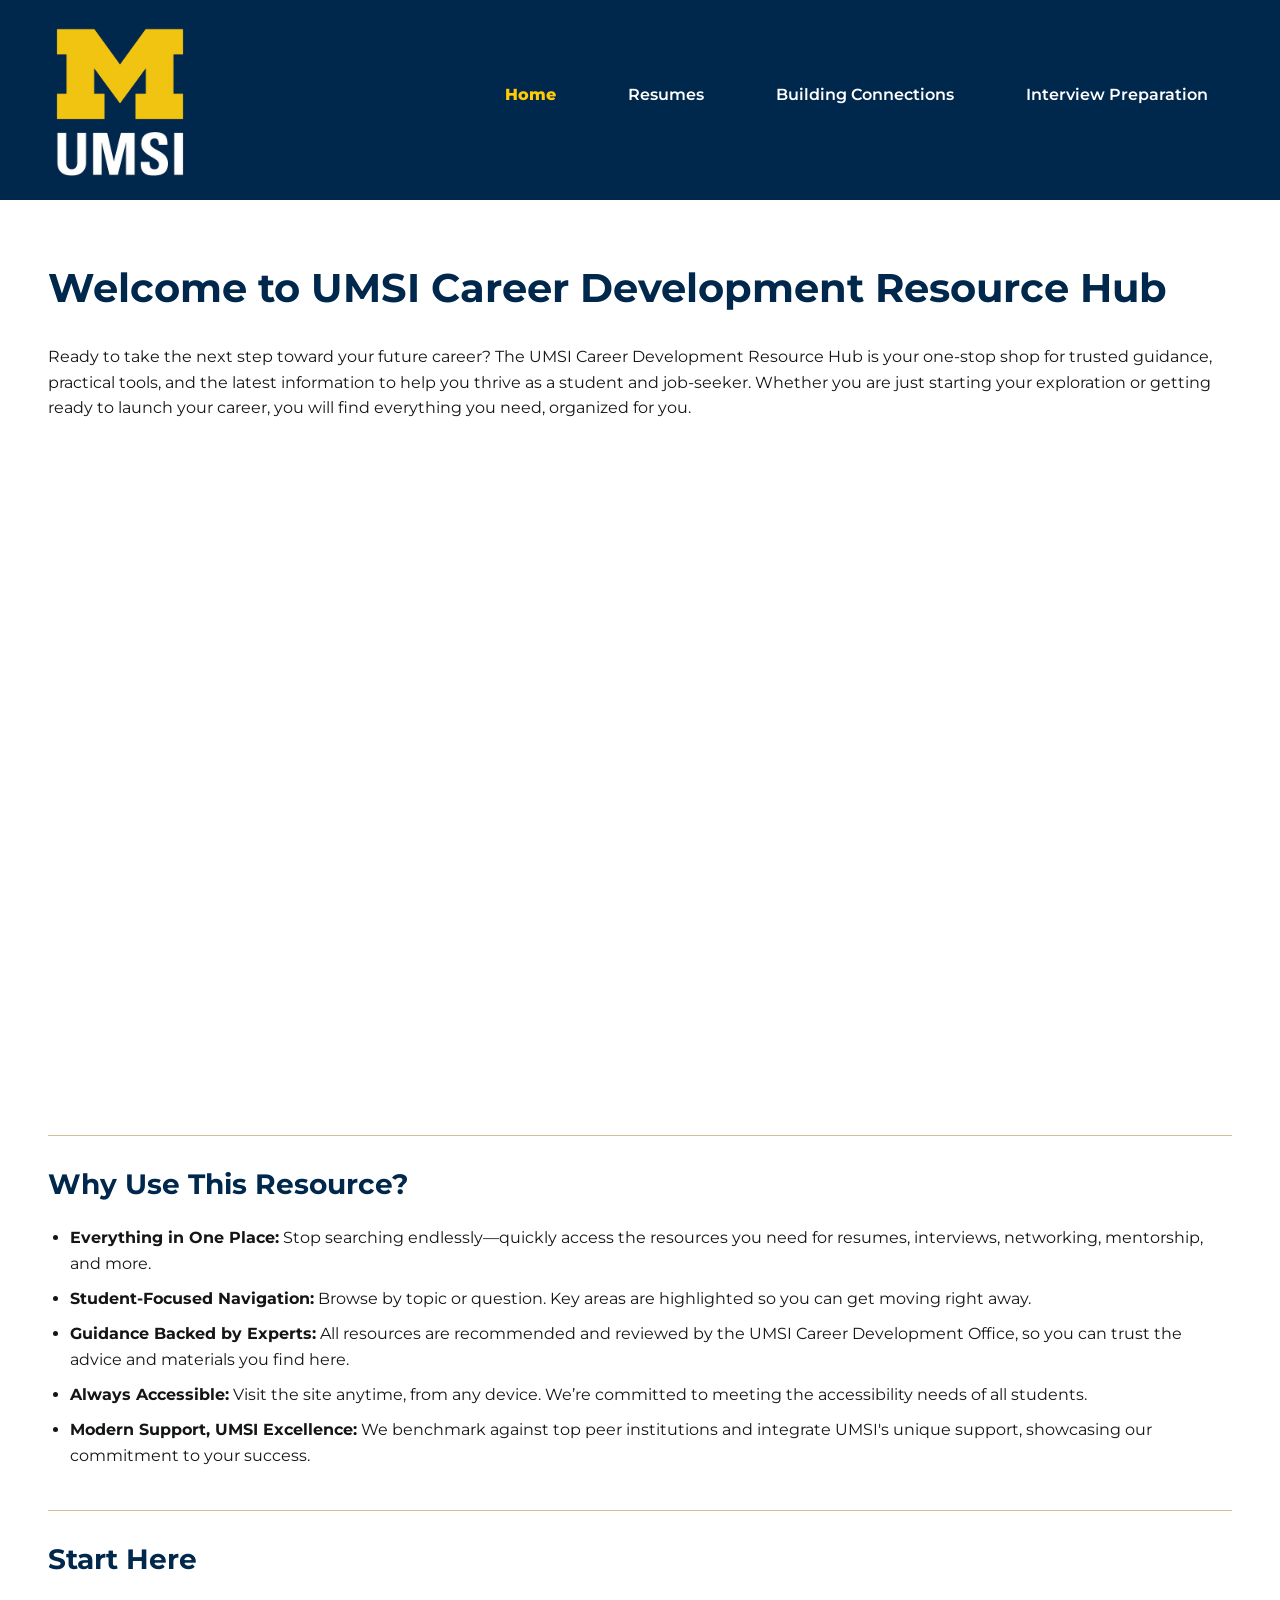
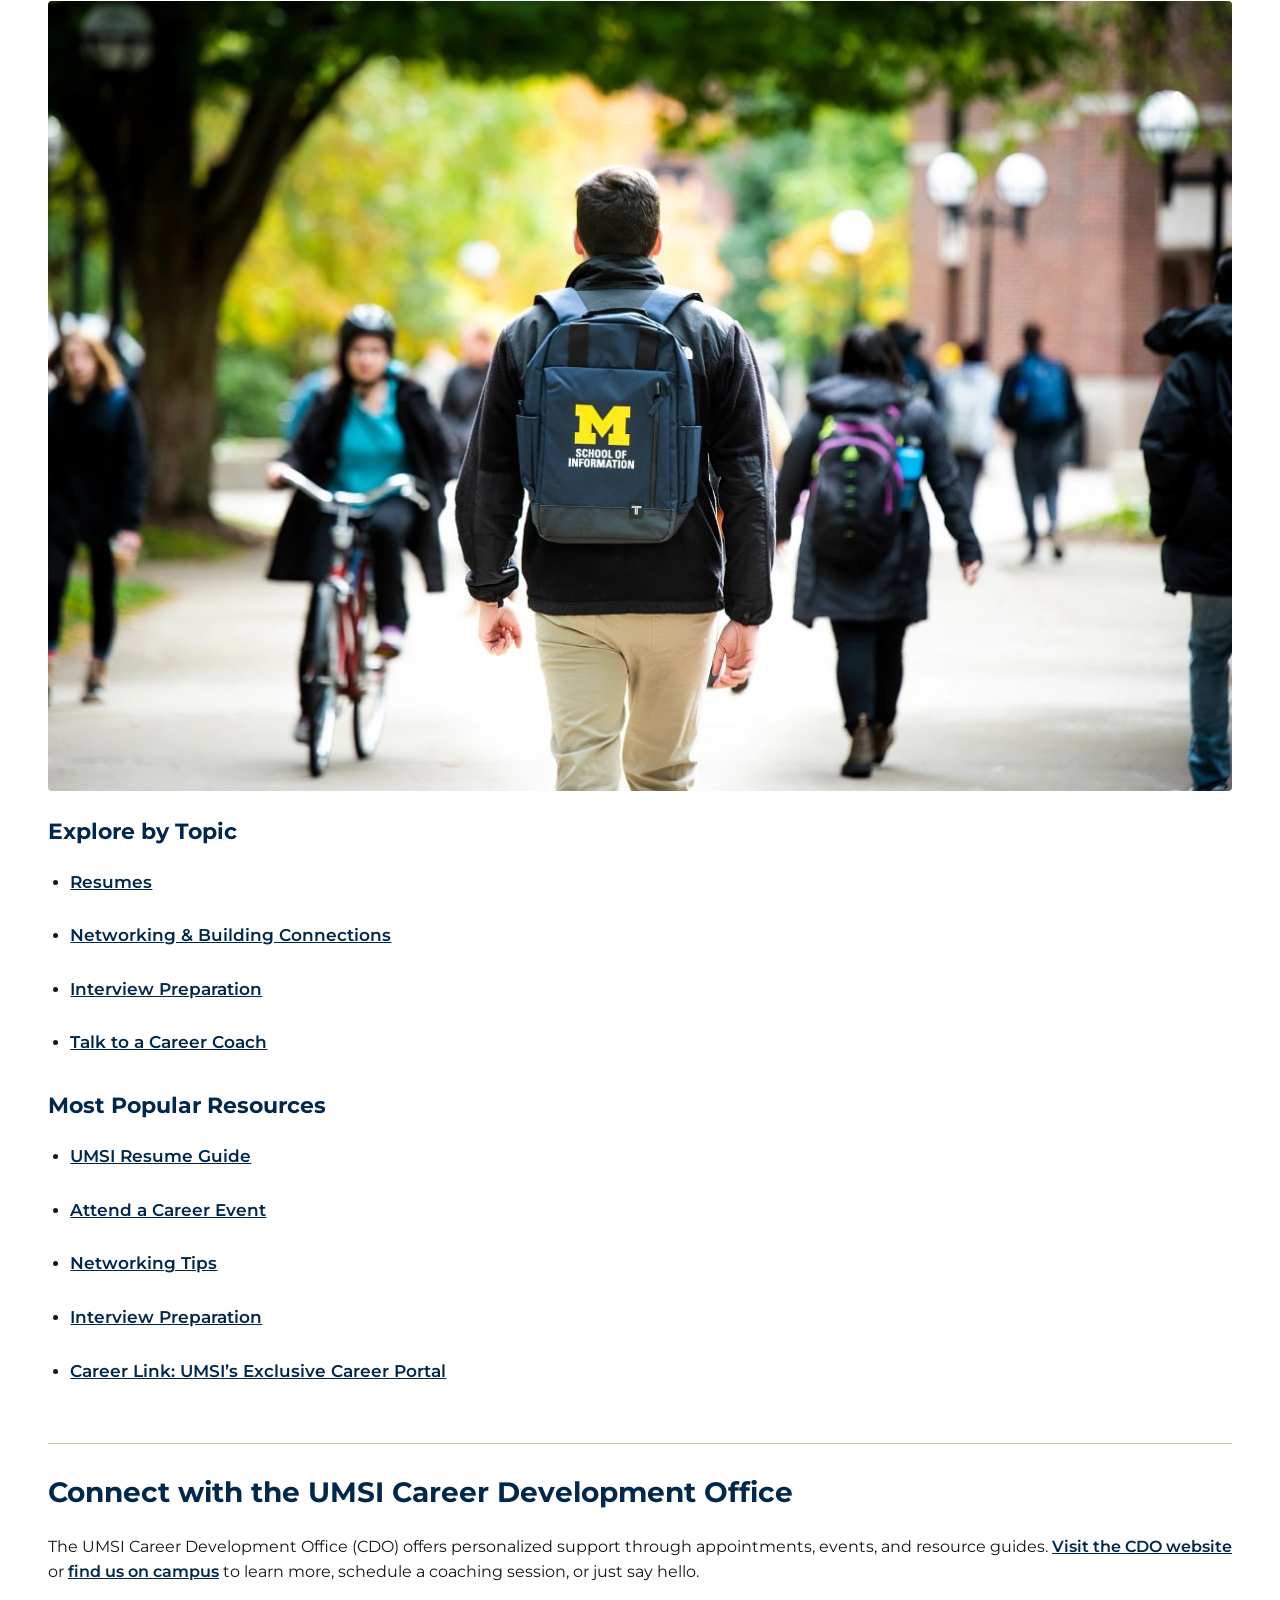
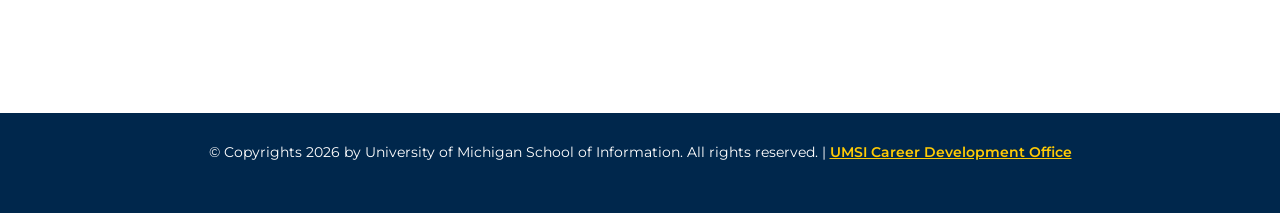
<file: index.html>
<!DOCTYPE html>
<html lang="en">

<head>
  <meta charset="UTF-8">
  <meta name="viewport" content="width=device-width, initial-scale=1.0">
  <link rel="stylesheet" href="css/html5reset.css">
  <link rel="stylesheet" href="css/style.css">
  <title>MSI Career Development Resource Hub</title>
</head>

<body>

  <header>
    <a href="">Skip to Main Content</a>
    <img src="images/UMSI_signature_vertical_informal_solidblue.jpg" alt="UMSI Logo">
    <nav>
      <ul>
        <li><a href="index.html" aria-current="page">Home</a></li>
        <li><a href="resume.html">Resumes</a></li>
        <li><a href="network.html">Building Connections</a></li>
        <li><a href="interviews.html">Interview Preparation</a></li>
      </ul>
    </nav>
  </header>

  <main>
    <h1>Welcome to UMSI Career Development Resource Hub</h1>
    <section>
      <p>
        Ready to take the next step toward your future career? The UMSI Career Development Resource Hub is your one-stop
        shop for trusted guidance, practical tools, and the latest information to help you thrive as a student and
        job-seeker. Whether you are just starting your exploration or getting ready to launch your career, you will find
        everything you need, organized for you.
      </p>
      <iframe width="560" height="315" src="https://www.youtube.com/embed/GSjGeDYJ5Nk?si=qhxJPRTIT___x8hG"
        title="YouTube video player" frameborder="0"
        allow="accelerometer; autoplay; clipboard-write; encrypted-media; gyroscope; picture-in-picture; web-share"
        referrerpolicy="strict-origin-when-cross-origin" allowfullscreen></iframe>
    </section>

    <section>
      <h2>Why Use This Resource?</h2>
      <ul>
        <li><strong>Everything in One Place:</strong> Stop searching endlessly—quickly access the resources you need for
          resumes, interviews, networking, mentorship, and more.</li>
        <li><strong>Student-Focused Navigation:</strong> Browse by topic or question. Key areas are highlighted so you
          can get moving right away.</li>
        <li><strong>Guidance Backed by Experts:</strong> All resources are recommended and reviewed by the UMSI Career
          Development Office, so you can trust the advice and materials you find here.</li>
        <li><strong>Always Accessible:</strong> Visit the site anytime, from any device. We’re committed to meeting the
          accessibility needs of all students.</li>
        <li><strong>Modern Support, UMSI Excellence:</strong> We benchmark against top peer institutions and integrate
          UMSI's unique support, showcasing our commitment to your success.</li>
      </ul>
    </section>
    <section>
      <h2>Start Here</h2>
      <img src="images/UMSI_CampusFall_UMSIBackpack_02.jpg" alt="A student wears a UMSI backpack in fall on the drag.">
      <div>
        <h3>Explore by Topic</h3>
        <ul>
          <li><a href="resume.html">Resumes</a></li>
          <li><a href="network.html">Networking & Building Connections</a></li>
          <li><a href="interviews.html">Interview Preparation</a></li>
          <li><a href="https://umich.instructure.com/courses/137916/pages/talk-to-a-career-coach" target="_blank">Talk
              to a Career Coach</a></li>
        </ul>
      </div>

      <div>
        <h3>Most Popular Resources</h3>
        <ul>
          <li><a href="https://docs.google.com/document/d/1_1GfDJyVGIgE82MZjVhuWT_aB_2Hcj1NN62FUCXoR_o/edit?tab=t.0"
              target="_blank">UMSI Resume Guide</a></li>
          <li><a href="https://umich.instructure.com/courses/137916/pages/attend-an-event" target="_blank">Attend a
              Career Event</a></li>
          <li><a href="https://docs.google.com/document/d/18HMt79BU8ovGf9z7_P7No5tuwUS6qHNW5u0sgrepLtE/edit?tab=t.0"
              target="_blank">Networking Tips</a></li>
          <li><a
              href="https://docs.google.com/presentation/d/15n-XqsFEntdbkZz89K-ohf7Or1NnCt5CQNDG-6fh2a0/edit?usp=sharing"
              target="_blank">Interview Preparation</a></li>
          <li><a href="https://si-umich.12twenty.com/Login" target="_blank">Career Link: UMSI’s Exclusive Career
              Portal</a></li>
        </ul>
      </div>
    </section>
    <section>
      <h2>Connect with the UMSI Career Development Office</h2>
      <p>
        The UMSI Career Development Office (CDO) offers personalized support through appointments, events, and resource
        guides. <a href="https://umich.instructure.com/courses/137916" target="_blank">Visit the CDO website</a> or <a
          href="https://www.si.umich.edu/about-umsi/getting-umsi" target="_blank">find us on campus</a> to learn more,
        schedule a coaching session, or just say hello.
      </p>
    </section>

    <!-- Content taken & modified from UMGPT with the prompt, "Write me a webpage of intro content to help meet the following requirements - this is for the home page": and then pasted in the client objectives & project requirements"
        UMGPT. (2025). UMGPT ( GPT-4.1 August 25th version) [Large language model]. -->
  </main>
  <footer>
    <p> © Copyrights <span id="year"></span> by University of Michigan School of Information. All rights reserved. | <a
        href="https://umich.instructure.com/courses/137916">UMSI Career
        Development Office </a></p>
  </footer>
</body>

</html>

<script>
  document.getElementById("year").innerHTML = new Date().getFullYear();
</script>
</file>
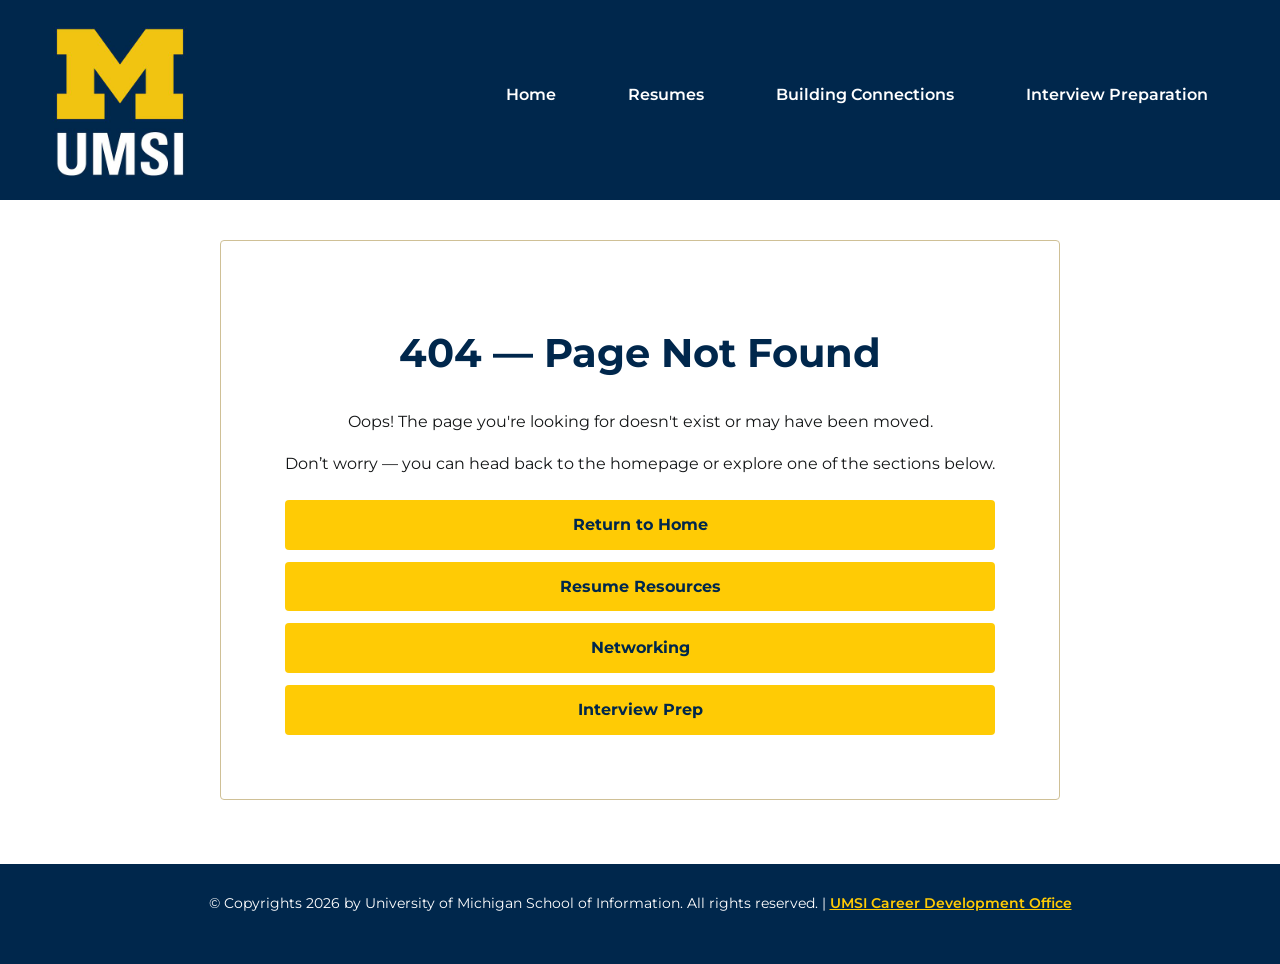
<file: 404page.html>
<!DOCTYPE html>
<html lang="en">

<head>
    <meta charset="UTF-8">
    <meta name="viewport" content="width=device-width, initial-scale=1.0">
    <link rel="stylesheet" href="css/html5reset.css">
    <link rel="stylesheet" href="css/style.css">
    <title>Page Not Found</title>
</head>

<body class="error-404">

    <header>
        <a href="#main">Skip to Main Content</a>
        <img src="images/UMSI_signature_vertical_informal_solidblue.jpg" alt="UMSI Logo">
        <nav>
            <ul>
                <li><a href="index.html">Home</a></li>
                <li><a href="resume.html">Resumes</a></li>
                <li><a href="network.html">Building Connections</a></li>
                <li><a href="interviews.html">Interview Preparation</a></li>
            </ul>
        </nav>
    </header>

    <main id="main" class="error-page">

        <div class="error-card">
            <h1>404 — Page Not Found</h1>

            <p>
                Oops! The page you're looking for doesn't exist or may have been moved.
            </p>

            <p>
                Don’t worry — you can head back to the homepage or explore one of the sections below.
            </p>

            <div class="error-actions">
                <a href="index.html">Return to Home</a>
                <a href="resume.html">Resume Resources</a>
                <a href="network.html">Networking</a>
                <a href="interviews.html">Interview Prep</a>
            </div>
        </div>

    </main>

    <footer>
        <p> © Copyrights <span id="year"></span> by University of Michigan School of Information. All rights reserved. |
            <a href="https://umich.instructure.com/courses/137916">UMSI Career
                Development Office </a>
        </p>
    </footer>

</body>

</html>


<script>
    document.getElementById("year").innerHTML = new Date().getFullYear();
</script>
</file>
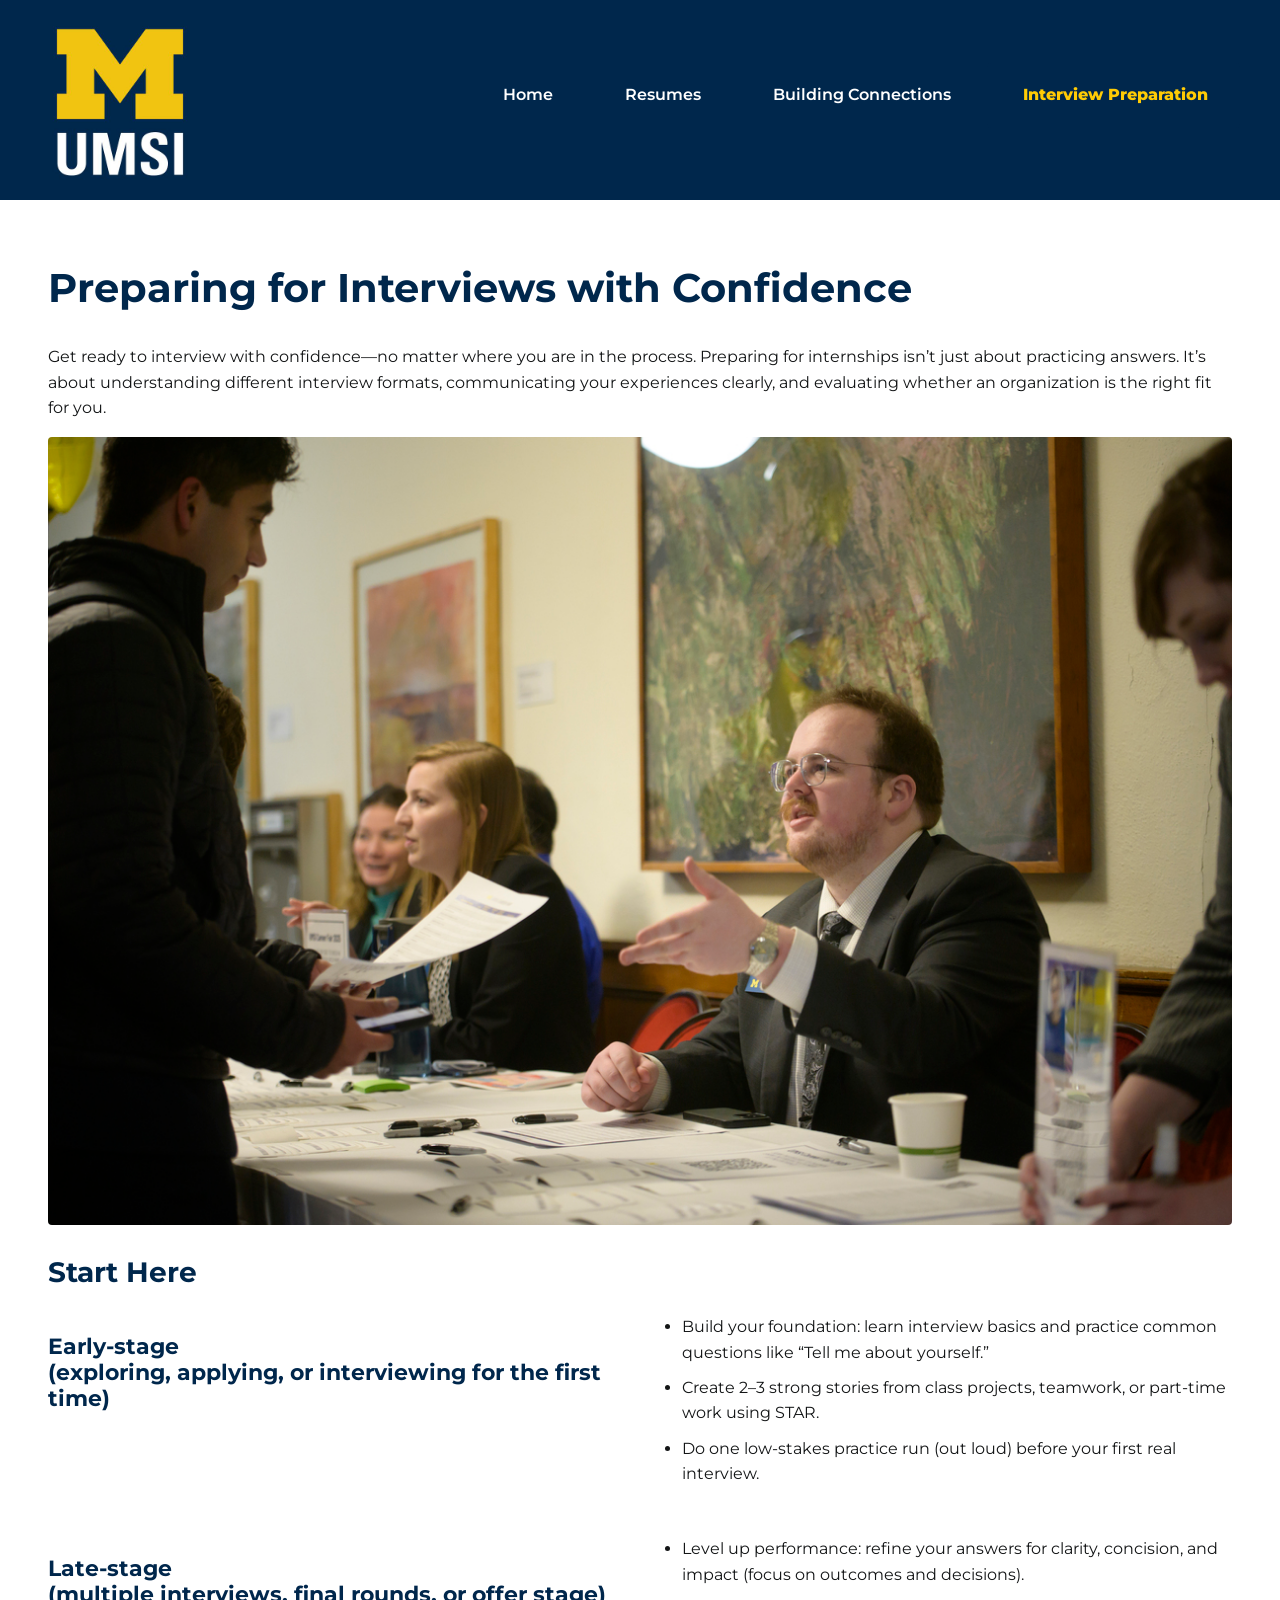
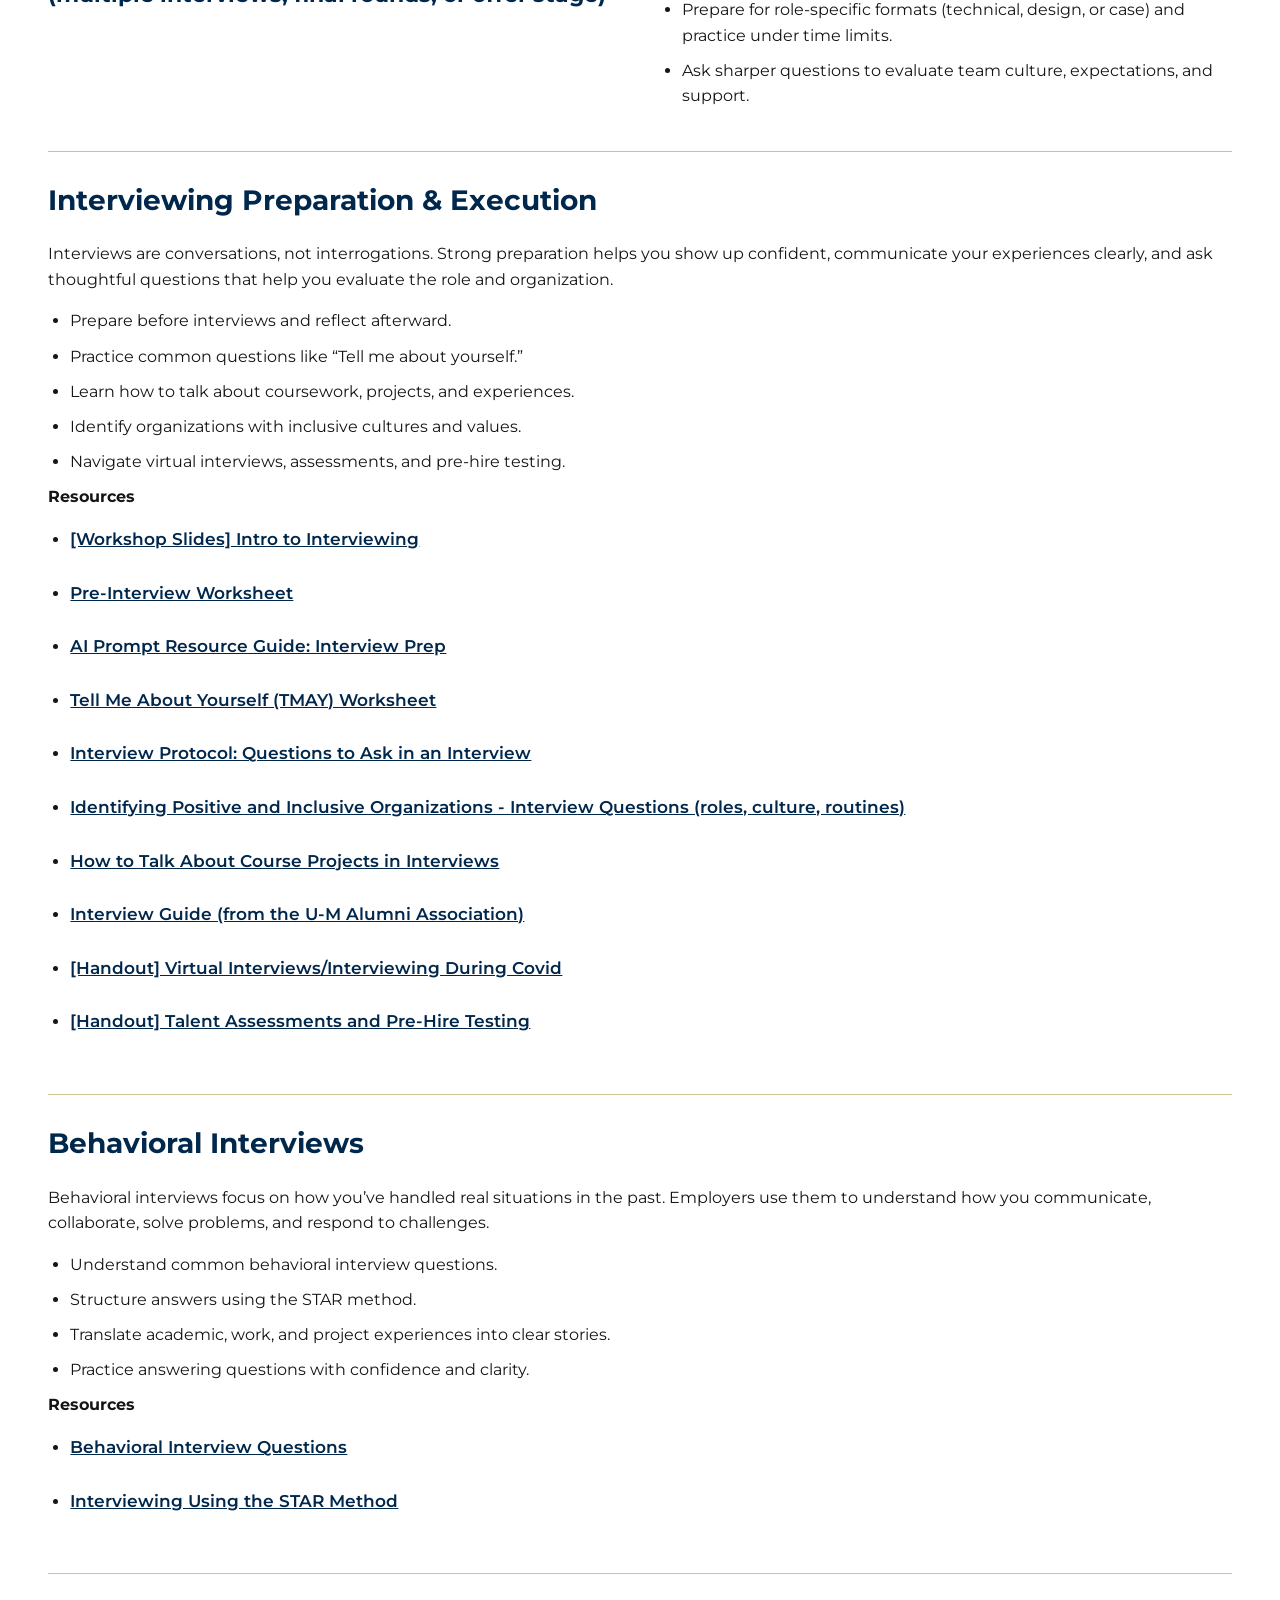
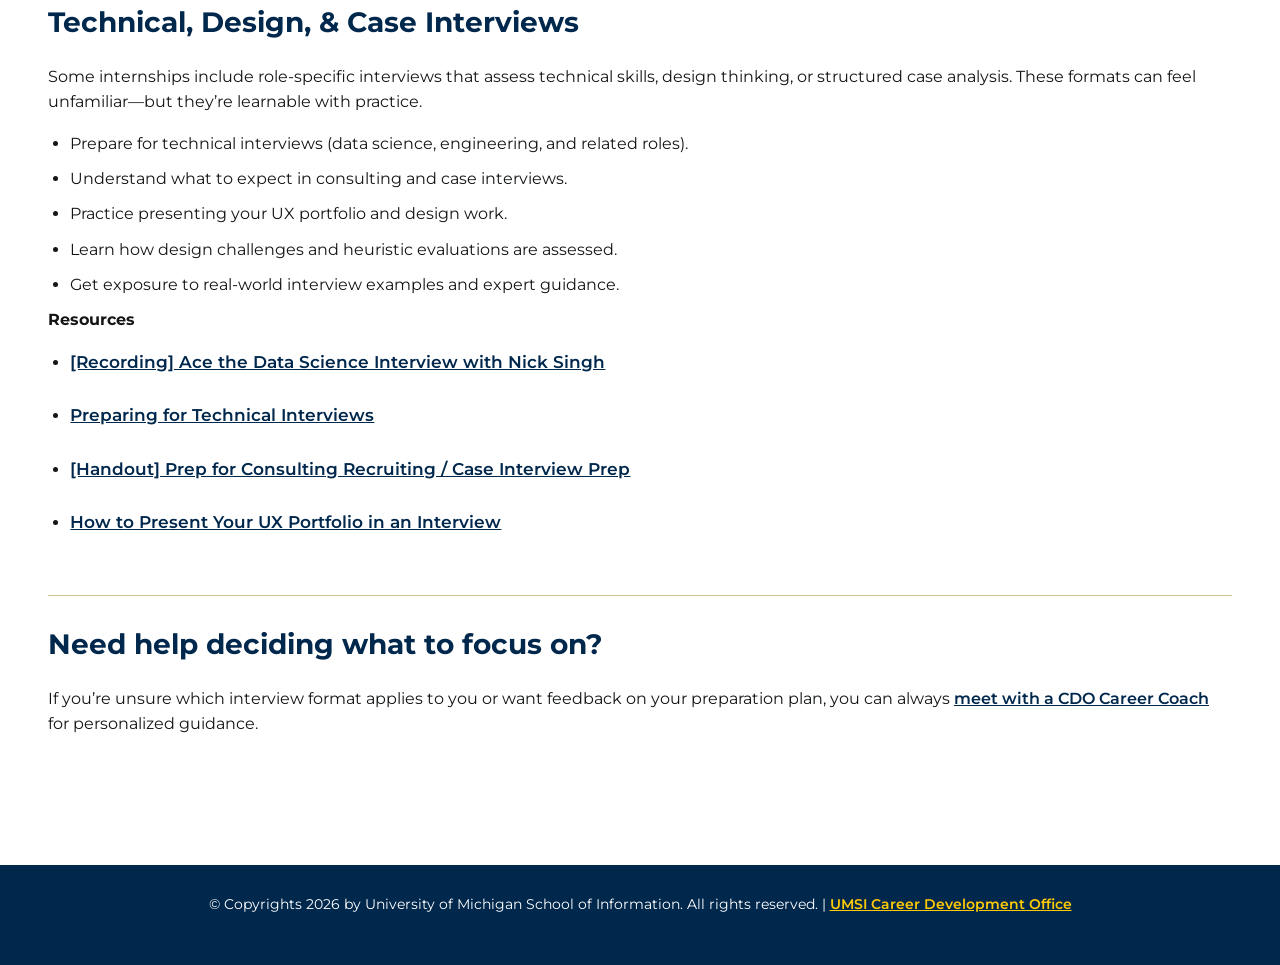
<file: interviews.html>
<!DOCTYPE html>
<html lang="en">

<head>
    <meta charset="UTF-8">
    <meta name="viewport" content="width=device-width, initial-scale=1.0">
    <link rel="stylesheet" href="css/html5reset.css">
    <link rel="stylesheet" href="css/style.css">
    <title>Interview Preparation</title>
</head>

<body>
    <header>
        <a href="">Skip to Main Content</a>
        <img src="images/UMSI_signature_vertical_informal_solidblue.jpg" alt="UMSI Logo">
        <nav>
            <ul>
                <li><a href="index.html">Home</a></li>
                <li><a href="resume.html">Resumes</a></li>
                <li><a href="network.html">Building Connections</a></li>
                <li><a href="interviews.html" aria-current="page">Interview Preparation</a></li>
            </ul>
        </nav>
    </header>

    <main>
        <h1>Preparing for Interviews with Confidence</h1>
        <section>
            <p>
                Get ready to interview with confidence—no matter where you are in the process.
                Preparing for internships isn’t just about practicing answers. It’s about understanding
                different interview formats, communicating your experiences clearly, and evaluating
                whether an organization is the right fit for you.
            </p>
            <img src="images/UMSI_CareerFair_Interview.jpg"
                alt="A UMSI student interviews with a recruiter at the UMSI Career Fair">


            <h2>Start Here</h2>
            <div class="two-col-grid">
                <h3>Early-stage <br> (exploring, applying, or interviewing for the first time)</h3>
                <ul>
                    <li>
                        Build your foundation: learn interview basics and practice common questions like
                        “Tell me about yourself.”
                    </li>
                    <li>
                        Create 2–3 strong stories from class projects, teamwork, or part-time work using STAR.
                    </li>
                    <li>
                        Do one low-stakes practice run (out loud) before your first real interview.
                    </li>
                </ul>

                <h3>Late-stage <br>(multiple interviews, final rounds, or offer stage)</h3>
                <ul>
                    <li>
                        Level up performance: refine your answers for clarity, concision, and impact
                        (focus on outcomes and decisions).
                    </li>
                    <li>
                        Prepare for role-specific formats (technical, design, or case) and practice under time limits.
                    </li>
                    <li>
                        Ask sharper questions to evaluate team culture, expectations, and support.
                    </li>
                </ul>
            </div>

        </section>

        <section>
            <h2>Interviewing Preparation &amp; Execution</h2>
            <p>
                Interviews are conversations, not interrogations. Strong preparation helps you show up confident,
                communicate your experiences clearly, and ask thoughtful questions that help you evaluate the role
                and organization.
            </p>

            <ul>
                <li>Prepare before interviews and reflect afterward.</li>
                <li>Practice common questions like “Tell me about yourself.”</li>
                <li>Learn how to talk about coursework, projects, and experiences.</li>
                <li>Identify organizations with inclusive cultures and values.</li>
                <li>Navigate virtual interviews, assessments, and pre-hire testing.</li>
            </ul>

            <p><strong>Resources</strong></p>
            <ul>
                <li><a href="https://docs.google.com/presentation/d/15n-XqsFEntdbkZz89K-ohf7Or1NnCt5CQNDG-6fh2a0/edit?usp=sharing"
                        target="_blank">[Workshop Slides] Intro to Interviewing</a></li>
                <li><a href="https://docs.google.com/document/d/1lqMTo5GGCa-0dabg2LZiW2YWasirj05ymFLrQhkcQ7c/edit?usp=sharing"
                        target="_blank">Pre-Interview Worksheet</a></li>
                <li><a href="https://docs.google.com/document/d/1C-rxX5VcjVH7YjMdHil1VMo9ZdSOHmausOcX61dld-g/edit?usp=sharing"
                        target="_blank">AI Prompt Resource Guide: Interview Prep</a></li>
                <li><a href="https://docs.google.com/document/d/16HY__RHplZMBGhWmM6OavMvXXwiuNMxSPsfGCTIKd-o/edit?usp=share_link"
                        target="_blank">Tell Me About Yourself (TMAY) Worksheet</a></li>
                <li><a href="https://docs.google.com/document/d/1GYuu8djjlM33PGblkjMNc9ZCgFXH0OoktPeLK2Nr7TQ/edit?usp=sharing"
                        target="_blank">Interview Protocol: Questions to Ask in an
                        Interview</a></li>
                <li>
                    <a href="https://docs.google.com/spreadsheets/d/1eQ4OqqxPaah5yOv0kMkLxwrOnKJPVyBjfC79bBfaYTM/edit?usp=sharing"
                        target="_blank">
                        Identifying Positive and Inclusive Organizations - Interview Questions (roles, culture,
                        routines)
                    </a>
                </li>
                <li><a href="https://docs.google.com/presentation/d/1zKegYumYvZG0y5vAWU91py8K_cHfAG3f22DUA2e_H9c/edit?usp=sharing"
                        target="_blank">How to Talk About Course Projects in Interviews</a>
                </li>
                <li><a href="https://alumni.umich.edu/career/career-guides/interview-guide/" target="_blank">Interview
                        Guide (from the U-M Alumni Association)</a>
                </li>
                <li><a href="https://docs.google.com/document/d/10Ew419uLQX5QnHiC0THi94RnlGf8BD4Pvohhz3r_0xo/edit?usp=sharing"
                        target="_blank">[Handout] Virtual Interviews/Interviewing During
                        Covid</a></li>
                <li><a href="https://docs.google.com/document/d/1_DIZ5Zj39oBUgyFPt8twTG0J18LKthZdwOrWG6R5X_M/edit?usp=sharing"
                        target="_blank">[Handout] Talent Assessments and Pre-Hire Testing</a>
                </li>
            </ul>
        </section>

        <section>
            <h2>Behavioral Interviews</h2>
            <p>
                Behavioral interviews focus on how you’ve handled real situations in the past. Employers use them to
                understand how you communicate, collaborate, solve problems, and respond to challenges.
            </p>

            <ul>
                <li>Understand common behavioral interview questions.</li>
                <li>Structure answers using the STAR method.</li>
                <li>Translate academic, work, and project experiences into clear stories.</li>
                <li>Practice answering questions with confidence and clarity.</li>
            </ul>

            <p><strong>Resources</strong></p>
            <ul>
                <li><a href="https://docs.google.com/document/d/1NIjSaf5JhtLFKrXP55yVc2zoriTEwaKTijkJf7SopFw/edit?usp=sharing"
                        target="_blank">Behavioral Interview Questions</a></li>
                <li><a href="https://docs.google.com/document/d/12Bo0JkhD_Hy0ENeECJSTnAcK3OPcQyVbYC8rtqKSOUk/edit?usp=sharing"
                        target="_blank">Interviewing Using the STAR Method</a></li>
            </ul>
        </section>

        <section>
            <h2>Technical, Design, &amp; Case Interviews</h2>
            <p>
                Some internships include role-specific interviews that assess technical skills, design thinking, or
                structured
                case analysis. These formats can feel unfamiliar—but they’re learnable with practice.
            </p>

            <ul>
                <li>Prepare for technical interviews (data science, engineering, and related roles).</li>
                <li>Understand what to expect in consulting and case interviews.</li>
                <li>Practice presenting your UX portfolio and design work.</li>
                <li>Learn how design challenges and heuristic evaluations are assessed.</li>
                <li>Get exposure to real-world interview examples and expert guidance.</li>
            </ul>

            <p><strong>Resources</strong></p>
            <ul>
                <li><a href="https://www.dropbox.com/scl/fi/nx0rgf1edacbedy2nyoq4/Winter-2024_Ace-the-Data-Science-Interview.mp4?rlkey=onhmr7183yd3rxm8yz8w3lxih&dl=0"
                        target="_blank">[Recording] Ace the Data Science Interview with Nick
                        Singh</a></li>
                <li><a href="https://docs.google.com/document/d/1qys4-VL7LVX-8HG-uPVUV0w_G5uKsyQ_cK7ZDsxle4s/edit?usp=sharing"
                        target="_blank">Preparing for Technical Interviews</a></li>
                <li><a href="https://docs.google.com/document/d/1MPPjQ8j2c6LS4XrUXCctXYyoUaS1XJ7PUk6f5sxCVLY/edit?usp=sharing"
                        target="_blank">[Handout] Prep for Consulting Recruiting / Case
                        Interview Prep</a></li>
                <li><a href="https://blog.uxfol.io/ux-portfolio-presentation/" target="_blank">How to Present Your UX
                        Portfolio in an Interview</a>
                </li>
            </ul>
        </section>

        <section>
            <h2>Need help deciding what to focus on?</h2>
            <p>
                If you’re unsure which interview format applies to you or want feedback on your preparation plan,
                you can always <a href="https://umich.instructure.com/courses/137916/pages/talk-to-a-career-coach"
                    target="_blank">meet with a
                    CDO Career Coach</a> for personalized guidance.
            </p>
        </section>

    </main>
    <footer>
        <p> © Copyrights <span id="year"></span> by University of Michigan School of Information. All rights reserved. |
            <a href="https://umich.instructure.com/courses/137916">UMSI Career
                Development Office </a>
        </p>
    </footer>
</body>

</html>


<script>
    document.getElementById("year").innerHTML = new Date().getFullYear();
</script>
</file>
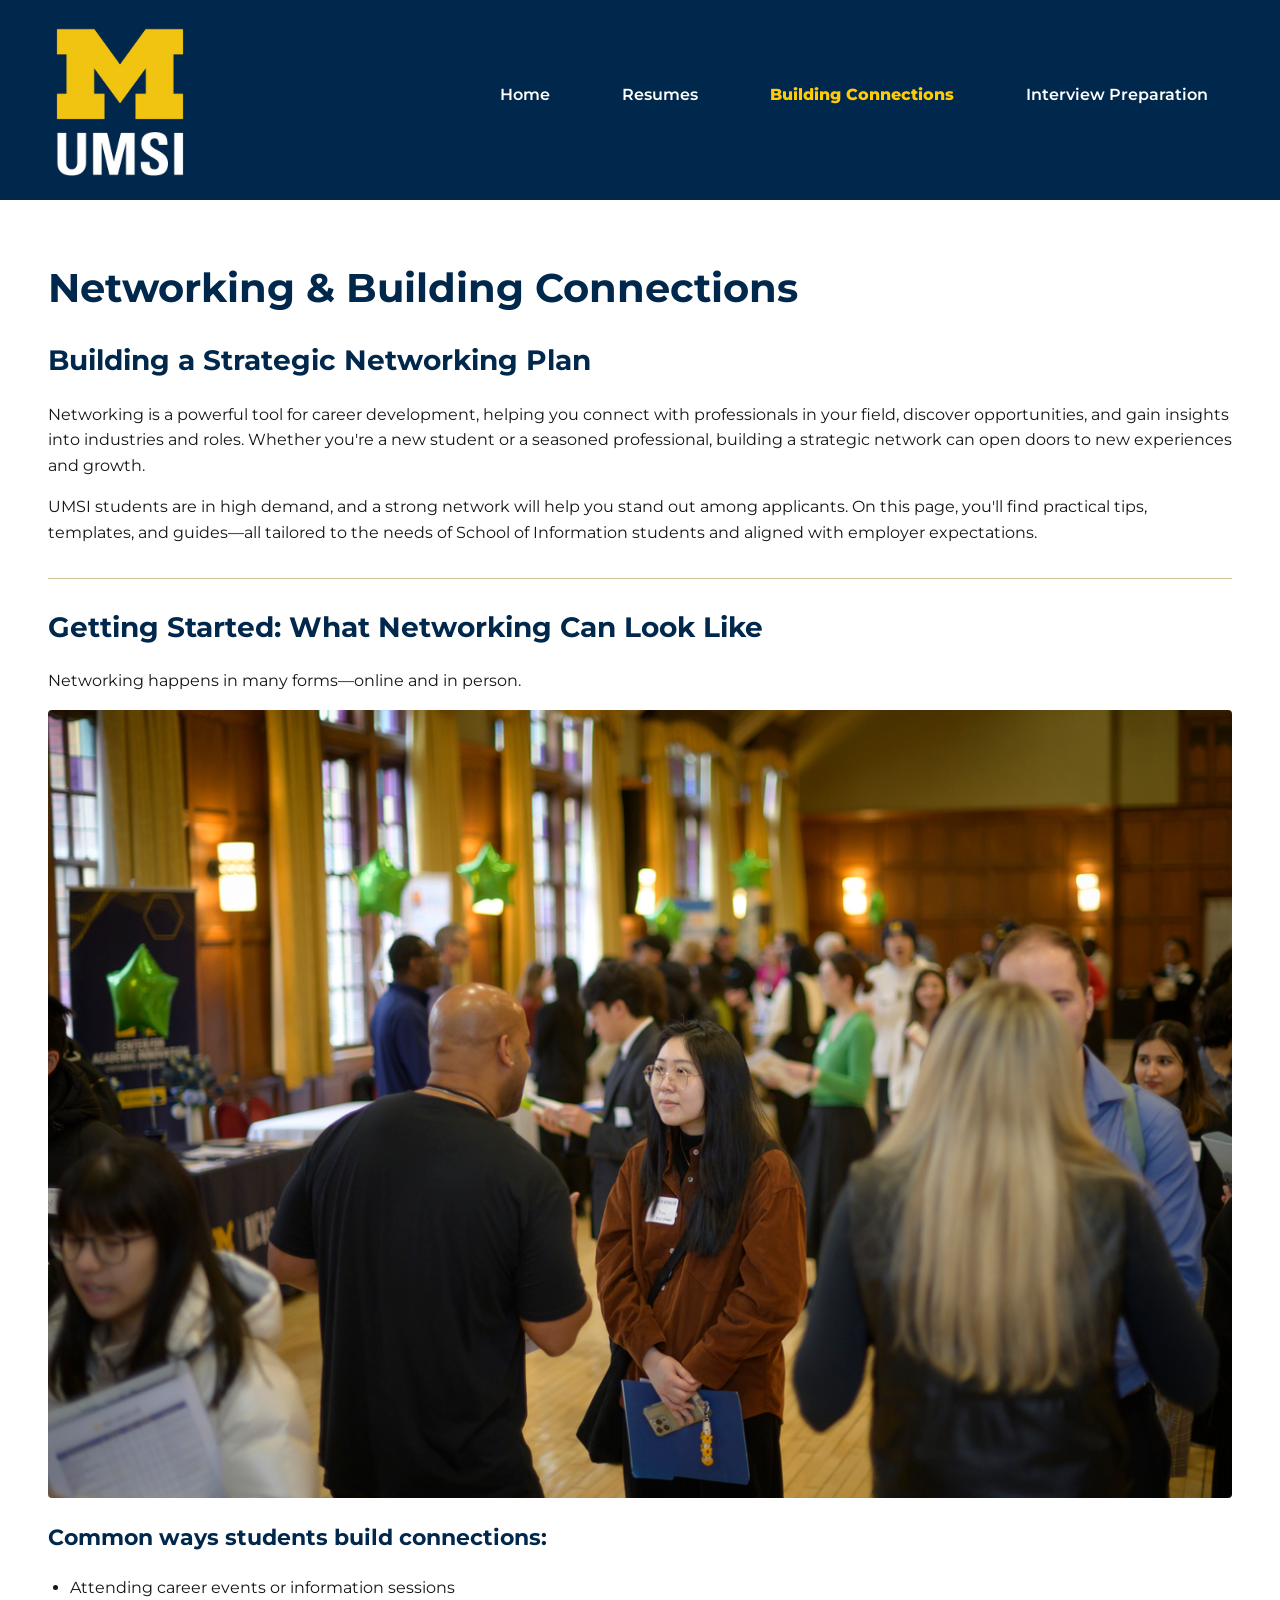
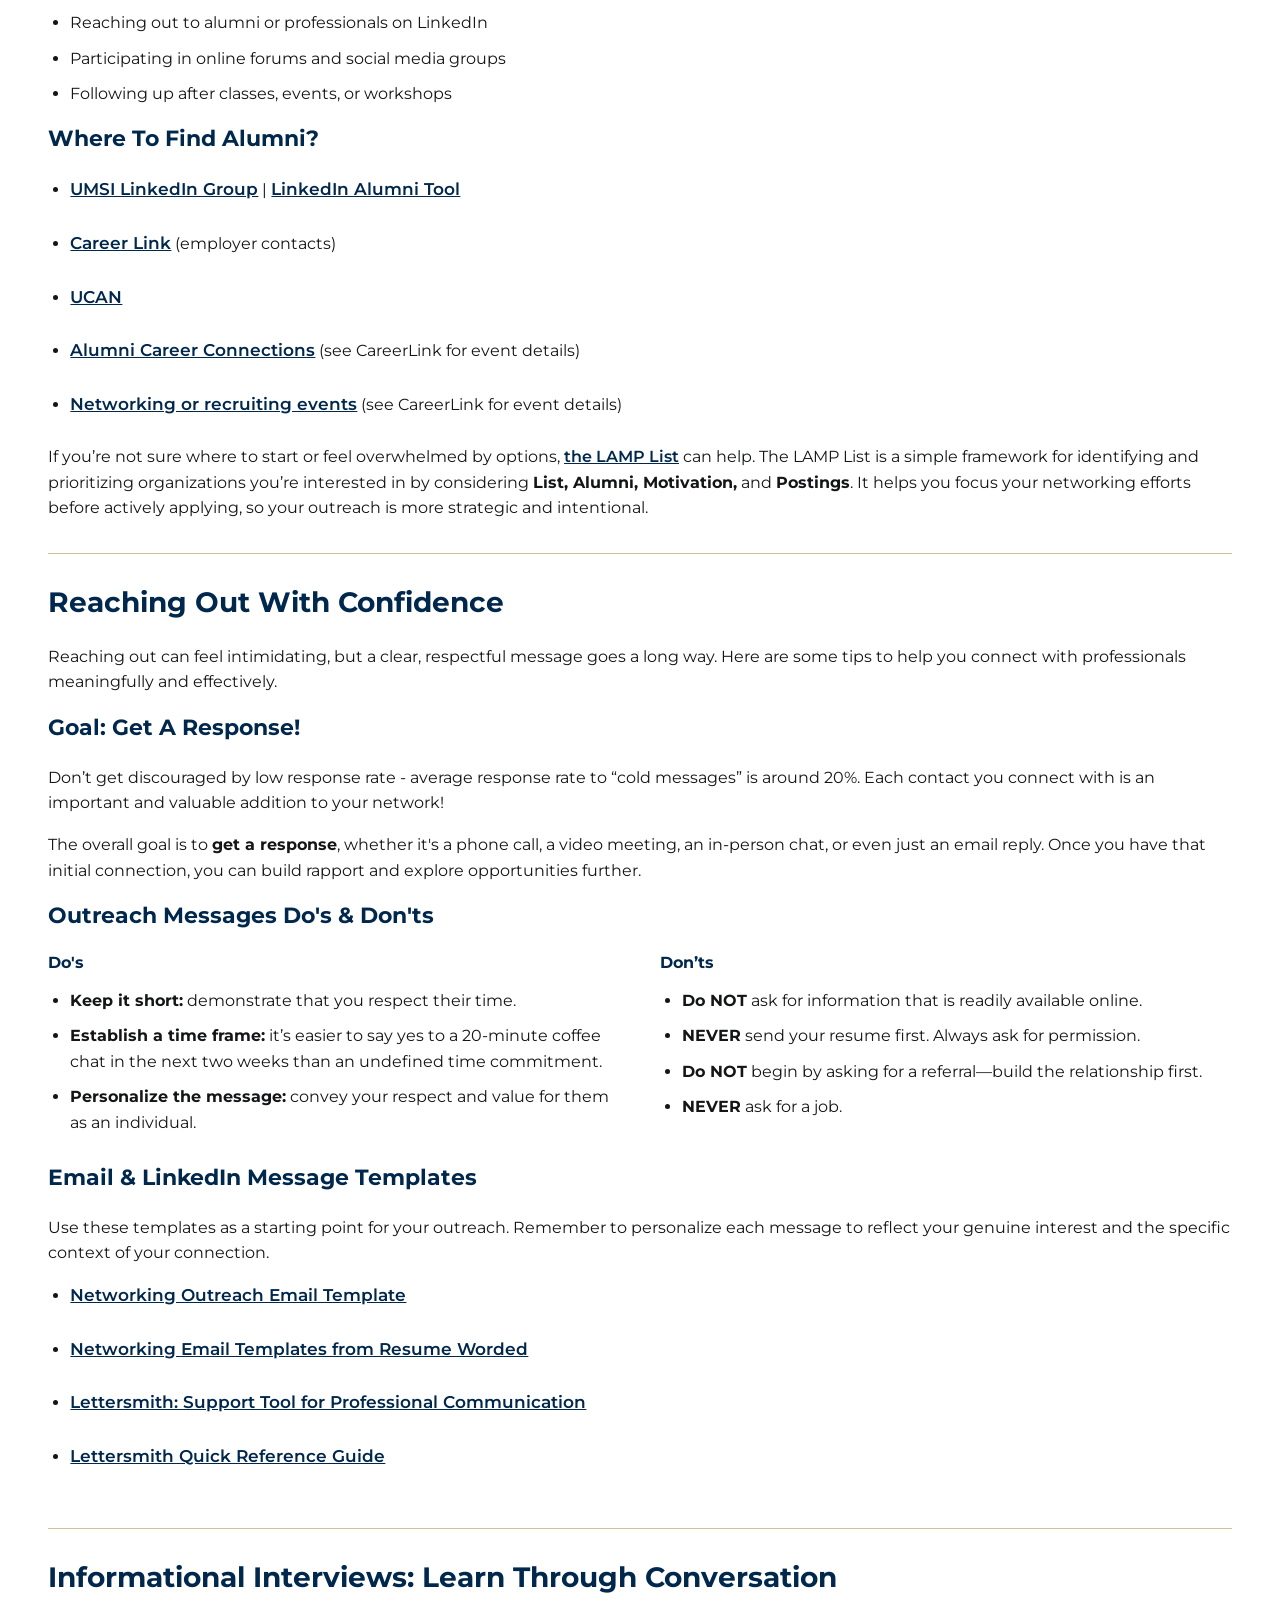
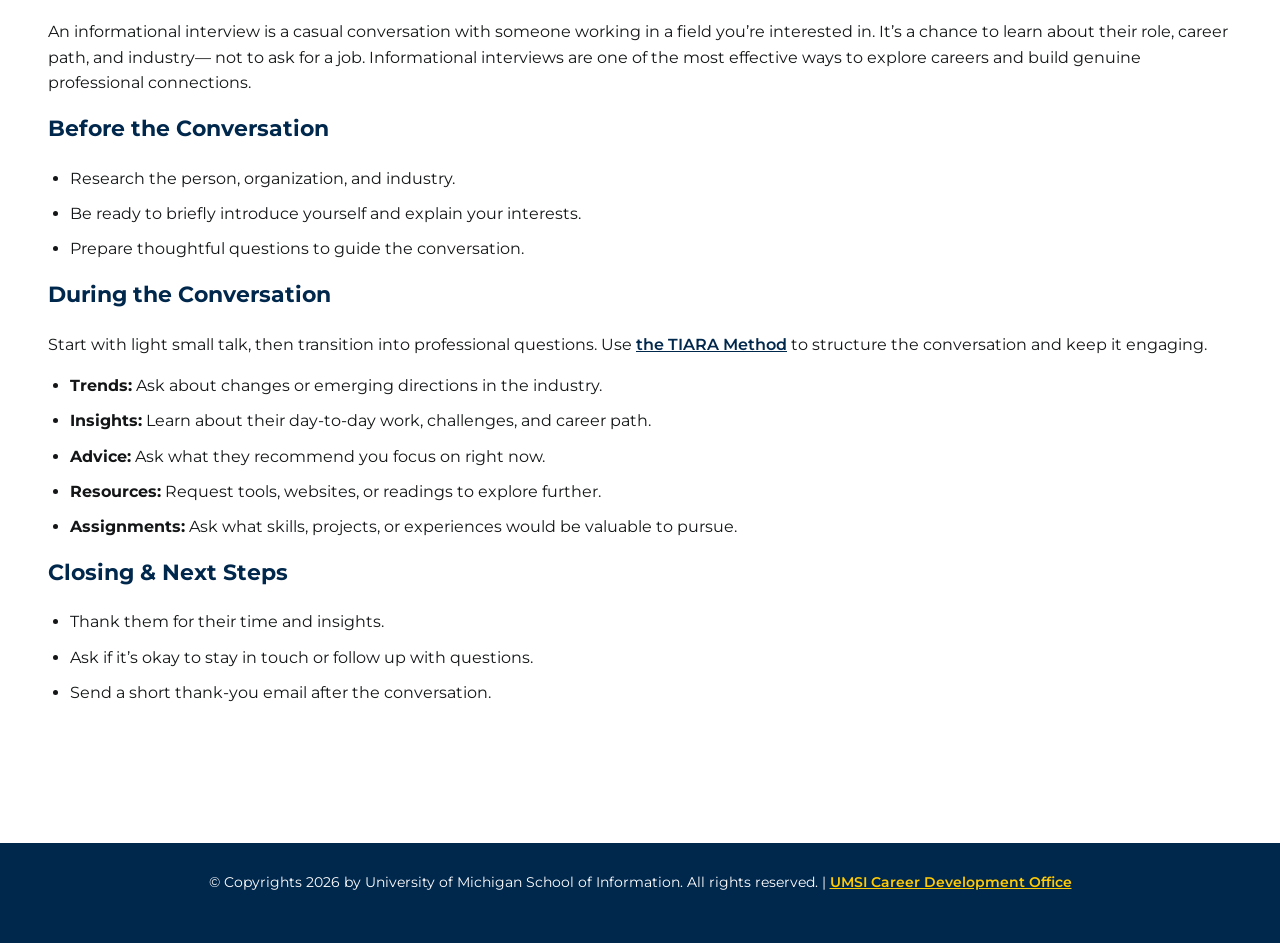
<file: network.html>
<!DOCTYPE html>
<html lang="en">

<head>
    <meta charset="UTF-8">
    <meta name="viewport" content="width=device-width, initial-scale=1.0">
    <link rel="stylesheet" href="css/html5reset.css">
    <link rel="stylesheet" href="css/style.css">
    <title>Building Connections</title>
</head>

<body>
    <header>
        <a href="">Skip to Main Content</a>
        <img src="images/UMSI_signature_vertical_informal_solidblue.jpg" alt="UMSI Logo">
        <nav>
            <ul>
                <li><a href="index.html">Home</a></li>
                <li><a href="resume.html">Resumes</a></li>
                <li><a href="network.html" aria-current="page">Building Connections</a></li>
                <li><a href="interviews.html">Interview Preparation</a></li>
            </ul>
        </nav>
    </header>

    <main>
        <h1>Networking & Building Connections</h1>
        <section>
            <h2>Building a Strategic Networking Plan</h2>
            <p>
                Networking is a powerful tool for career development, helping you connect with professionals in your
                field, discover opportunities, and gain insights into industries and roles. Whether you're a new student
                or a seasoned professional, building a strategic network can open doors to new experiences and growth.
            </p>
            <p>
                UMSI students are in high demand, and a strong network will help you stand out among applicants. On this
                page, you'll find practical tips, templates, and guides—all tailored to the needs of School of
                Information students and aligned with employer expectations.
            </p>
        </section>

        <section>
            <h2>Getting Started: What Networking Can Look Like</h2>
            <p>Networking happens in many forms—online and in person.</p>
            <img src="images/UMSI_CareerFair_Networking.jpg"
                alt="Students networking with recruiters at UMSI Career Fair">
            <h3>Common ways students build connections:</h3>
            <ul>
                <li>Attending career events or information sessions</li>
                <li>Reaching out to alumni or professionals on LinkedIn</li>
                <li>Participating in online forums and social media groups</li>
                <li>Following up after classes, events, or workshops</li>
            </ul>
            <h3>Where To Find Alumni?</h3>
            <ul>
                <li><a href="https://www.linkedin.com/groups/2649/" target="_blank">UMSI LinkedIn Group</a> | <a
                        href="https://www.linkedin.com/school/university-of-michigan---school-of-information/people/"
                        target="_blank">
                        LinkedIn Alumni Tool</a></li>
                <li><a href="https://si-umich.12twenty.com/Login" target="_blank">Career Link</a> <span>(employer
                        contacts)</span></li>
                <li><a href="https://umich.peoplegrove.com/hub/ucan/home" target="_blank">UCAN</a></li>
                <li><a href="https://si-umich.12twenty.com/Login" target="_blank">Alumni Career Connections</a>
                    <span>(see CareerLink for event details)</span>
                </li>
                <li><a href="https://si-umich.12twenty.com/Login" target="_blank">Networking or recruiting events</a>
                    <span>(see CareerLink for event details)</span>
                </li>
            </ul>
            <p>
                If you’re not sure where to start or feel overwhelmed by options,
                <strong><a
                        href="https://docs.google.com/document/d/18HMt79BU8ovGf9z7_P7No5tuwUS6qHNW5u0sgrepLtE/edit?usp=sharing"
                        target="_blank">the LAMP List</a></strong> can help. The LAMP List is a simple framework for
                identifying and prioritizing organizations you’re interested in by considering
                <strong>List, Alumni, Motivation,</strong> and <strong>Postings</strong>.
                It helps you focus your networking efforts before actively applying, so your
                outreach is more strategic and intentional.
            </p>

        </section>
        <section>
            <h2>Reaching Out With Confidence</h2>
            <p>
                Reaching out can feel intimidating, but a clear, respectful message goes a long way. Here are some
                tips to help you connect with professionals meaningfully and effectively.</p>
            <h3>Goal: Get A Response!</h3>
            <p>Don’t get discouraged by low response rate - average response rate to “cold messages” is around 20%. Each
                contact you connect with is an important and valuable addition to your network!
            </p>
            <p>The overall goal is to <strong>get a response</strong>, whether it's a phone call, a video meeting, an
                in-person chat, or
                even just an email reply. Once you have that initial connection, you can build rapport and explore
                opportunities further.
            </p>
            <h3>Outreach Messages Do's & Don'ts</h3>
            <div class="two-col-grid">
                <div>
                    <h4>Do's</h4>
                    <ul>
                        <li>
                            <strong>Keep it short:</strong>
                            demonstrate that you respect their time.
                        </li>
                        <li>
                            <strong>Establish a time frame:</strong>
                            it’s easier to say yes to a 20-minute coffee chat in the next two weeks
                            than an undefined time commitment.
                        </li>
                        <li>
                            <strong>Personalize the message:</strong>
                            convey your respect and value for them as an individual.
                        </li>
                    </ul>
                </div>

                <div>
                    <h4>Don’ts</h4>
                    <ul>
                        <li>
                            <strong>Do NOT</strong> ask for information that is readily available online.
                        </li>
                        <li>
                            <strong>NEVER</strong> send your resume first. Always ask for permission.
                        </li>
                        <li>
                            <strong>Do NOT</strong> begin by asking for a referral—build the relationship first.
                        </li>
                        <li>
                            <strong>NEVER</strong> ask for a job.
                        </li>
                    </ul>
                </div>
            </div>

            <h3>Email & LinkedIn Message Templates</h3>
            <p>Use these templates as a starting point for your outreach. Remember to personalize each message to
                reflect your genuine interest and the specific context of your connection.</p>
            <ul>
                <li><a href="https://docs.google.com/document/d/1cwq2KtdKQbO-tICHKUyKRA3QY4_3VJ8NLC2kwPBY4dI/edit?usp=sharing"
                        target="_blank">Networking Outreach Email Template</a></li>
                <li><a href="https://resumeworded.com/networking-email-templates/" target="_blank">Networking Email
                        Templates from Resume Worded</a></li>
                <li><a href="https://www.youtube.com/watch?v=9IDVnvOd8cY" target="_blank">Lettersmith: Support Tool for
                        Professional Communication</a></li>
                <li><a href="https://docs.google.com/document/d/1XbQsIwQ8zbqqqeFeZmrAvsHuBd9ppSoyL_Ty7Fe0TGA/edit?usp=sharing"
                        target="_blank">Lettersmith Quick Reference Guide</a></li>
            </ul>
        </section>

        <section>
            <h2>Informational Interviews: Learn Through Conversation</h2>
            <p>An informational interview is a casual conversation with someone working in a field
                you’re interested in. It’s a chance to learn about their role, career path, and industry—
                not to ask for a job. Informational interviews are one of the most effective ways to explore
                careers and build genuine professional connections.</p>
            <h3>Before the Conversation</h3>
            <ul>
                <li>Research the person, organization, and industry.</li>
                <li>Be ready to briefly introduce yourself and explain your interests.</li>
                <li>Prepare thoughtful questions to guide the conversation.</li>
            </ul>

            <h3>During the Conversation</h3>
            <p>
                Start with light small talk, then transition into professional questions.
                Use <strong><a
                        href="https://docs.google.com/presentation/d/1QR0UA8V4d_hjHuayVbzF5_bx8d_8m3Ohvx9e5SiBodg/edit?usp=sharing"
                        target="_blank">the TIARA Method</a></strong> to structure the conversation and keep
                it engaging.
            </p>

            <ul>
                <li>
                    <strong>Trends:</strong> Ask about changes or emerging directions in the industry.
                </li>
                <li>
                    <strong>Insights:</strong> Learn about their day-to-day work, challenges, and career path.
                </li>
                <li>
                    <strong>Advice:</strong> Ask what they recommend you focus on right now.
                </li>
                <li>
                    <strong>Resources:</strong> Request tools, websites, or readings to explore further.
                </li>
                <li>
                    <strong>Assignments:</strong> Ask what skills, projects, or experiences would be valuable to pursue.
                </li>
            </ul>

            <h3>Closing & Next Steps</h3>
            <ul>
                <li>Thank them for their time and insights.</li>
                <li>Ask if it’s okay to stay in touch or follow up with questions.</li>
                <li>Send a short thank-you email after the conversation.</li>
            </ul>

        </section>

    </main>
    <footer>
        <p> © Copyrights <span id="year"></span> by University of Michigan School of Information. All rights reserved. |
            <a href="https://umich.instructure.com/courses/137916">UMSI Career
                Development Office </a>
        </p>
    </footer>

</body>

</html>


<script>
    document.getElementById("year").innerHTML = new Date().getFullYear();
</script>
</file>
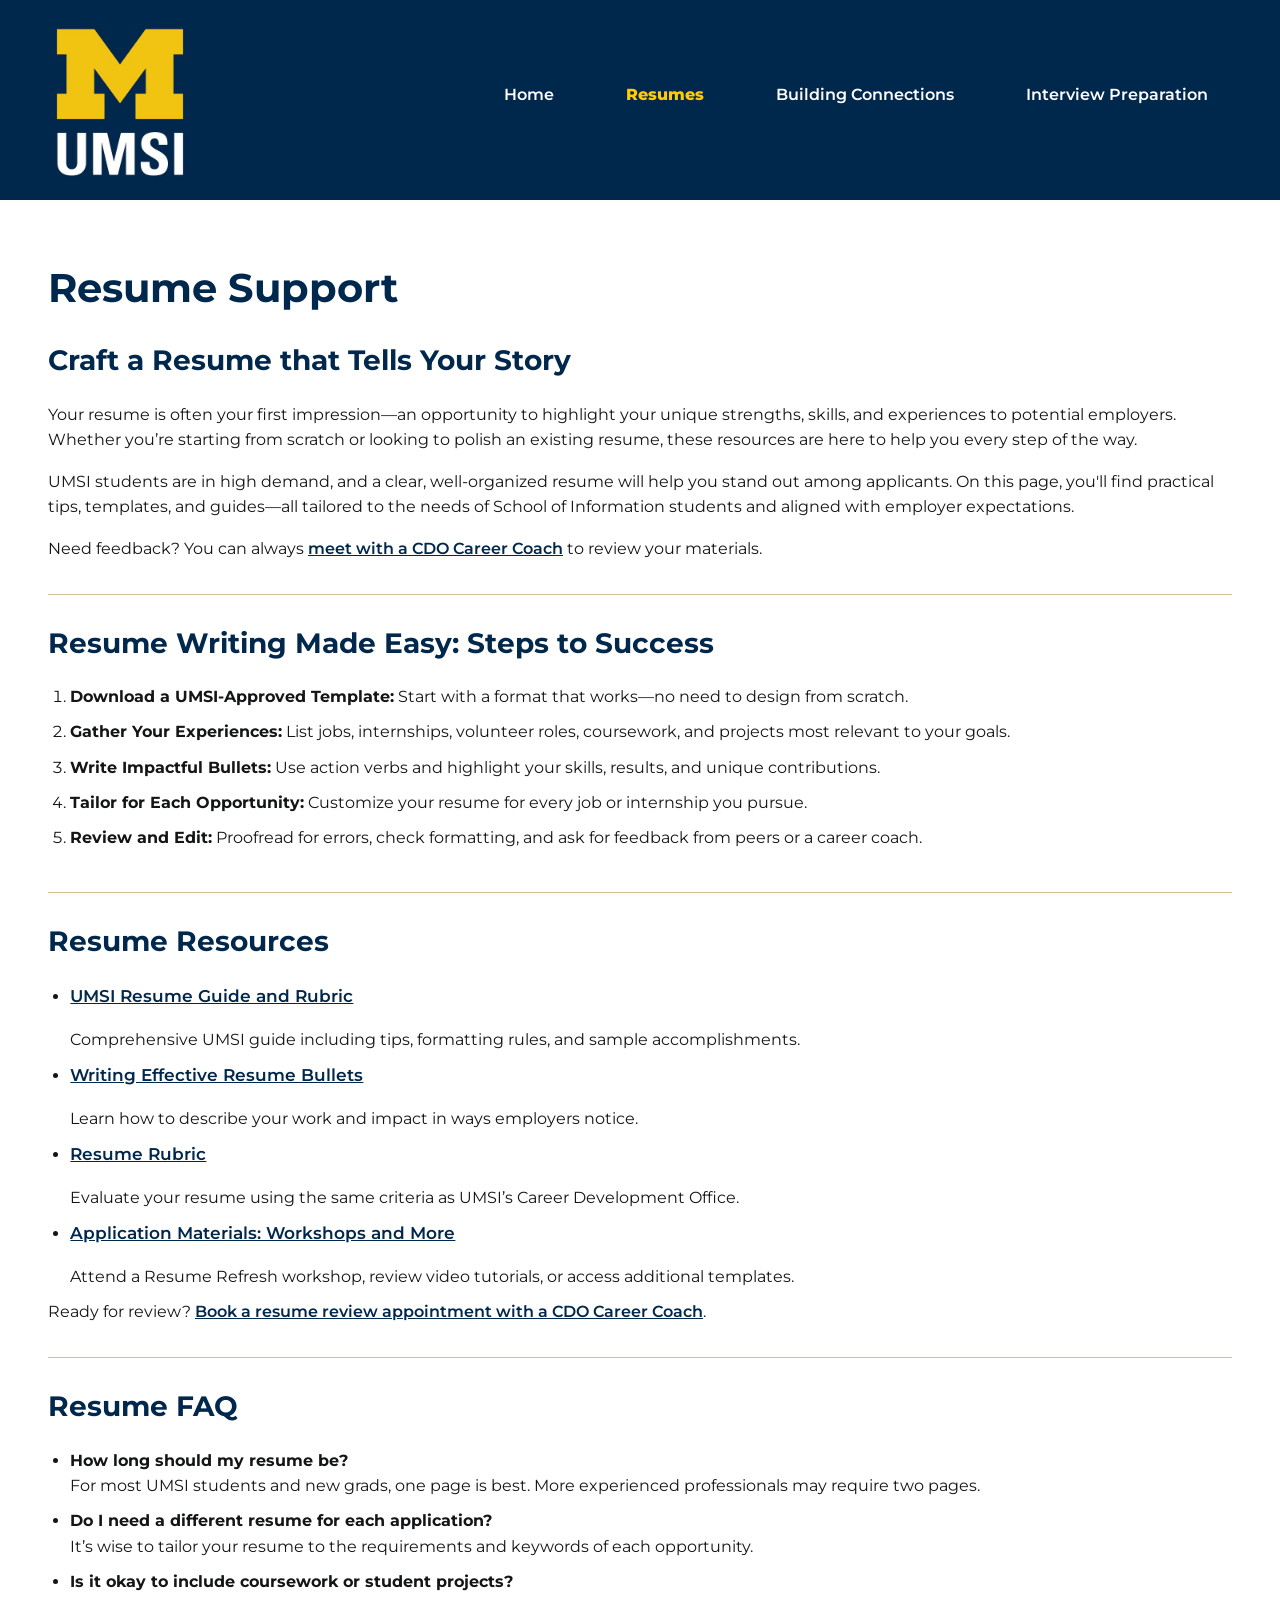
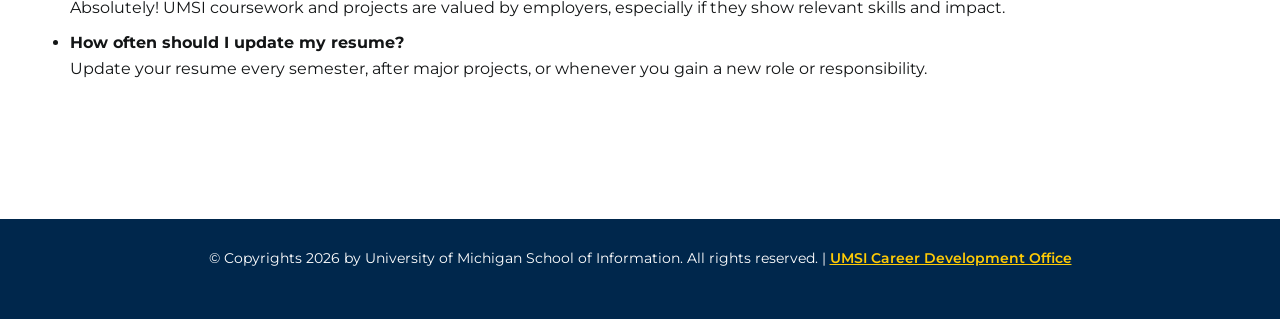
<file: resume.html>
<!DOCTYPE html>
<html lang="en">

<head>
  <meta charset="UTF-8">
  <meta name="viewport" content="width=device-width, initial-scale=1.0">
  <link rel="stylesheet" href="css/html5reset.css">
  <link rel="stylesheet" href="css/style.css">
  <title>Resumes</title>
</head>

<body>

  <header>
    <a href="">Skip to Main Content</a>
    <img src="images/UMSI_signature_vertical_informal_solidblue.jpg" alt="UMSI Logo">
    <nav>
      <ul>
        <li><a href="index.html">Home</a></li>
        <li><a href="resume.html" aria-current="page">Resumes</a></li>
        <li><a href="network.html">Building Connections</a></li>
        <li><a href="interviews.html">Interview Preparation</a></li>
      </ul>
    </nav>

  </header>
  <main>
    <h1>Resume Support</h1>
    <section>
      <h2>Craft a Resume that Tells Your Story</h2>
      <p>
        Your resume is often your first impression—an opportunity to highlight your unique strengths, skills, and
        experiences to potential employers. Whether you’re starting from scratch or looking to polish an existing
        resume, these resources are here to help you every step of the way.
      </p>
      <p>
        UMSI students are in high demand, and a clear, well-organized resume will help you stand out among applicants.
        On this page, you'll find practical tips, templates, and guides—all tailored to the needs of School of
        Information students and aligned with employer expectations.
      </p>
      <p>
        Need feedback? You can always <a
          href="https://umich.instructure.com/courses/137916/pages/talk-to-a-career-coach" target="_blank">meet with a
          CDO Career Coach</a> to review your materials.
      </p>
    </section>

    <section>
      <h2>Resume Writing Made Easy: Steps to Success</h2>
      <ol>
        <li><strong>Download a UMSI-Approved Template:</strong> Start with a format that works—no need to design from
          scratch.</li>
        <li><strong>Gather Your Experiences:</strong> List jobs, internships, volunteer roles, coursework, and projects
          most relevant to your goals.</li>
        <li><strong>Write Impactful Bullets:</strong> Use action verbs and highlight your skills, results, and unique
          contributions.</li>
        <li><strong>Tailor for Each Opportunity:</strong> Customize your resume for every job or internship you pursue.
        </li>
        <li><strong>Review and Edit:</strong> Proofread for errors, check formatting, and ask for feedback from peers or
          a career coach.</li>
      </ol>
    </section>

    <section>
      <h2>Resume Resources</h2>
      <ul>
        <li>
          <a href="https://docs.google.com/document/d/1_1GfDJyVGIgE82MZjVhuWT_aB_2Hcj1NN62FUCXoR_o/edit?tab=t.0"
            target="_blank">
            UMSI Resume Guide and Rubric
          </a> <br>
          Comprehensive UMSI guide including tips, formatting rules, and sample accomplishments.
        </li>
        <li>
          <a href="https://docs.google.com/document/d/1-EVZYH_Fic4mfLVGOXyHTSeRwBWmmi2WHSgGDLGGPEs/edit?tab=t.0"
            target="_blank">
            Writing Effective Resume Bullets
          </a> <br>
          Learn how to describe your work and impact in ways employers notice.
        </li>
        <li>
          <a href="https://docs.google.com/document/d/1vJMfgw9nwpHN9Sy0L0RP0aNBbaDSsiLPc2vy-doac6s/edit?tab=t.0"
            target="_blank">
            Resume Rubric
          </a> <br>
          Evaluate your resume using the same criteria as UMSI’s Career Development Office.
        </li>
        <li>
          <a href="https://docs.google.com/document/d/1vJMfgw9nwpHN9Sy0L0RP0aNBbaDSsiLPc2vy-doac6s/edit?tab=t.0"
            target="_blank">
            Application Materials: Workshops and More
          </a> <br>
          Attend a Resume Refresh workshop, review video tutorials, or access additional templates.
        </li>
      </ul>
      <p>
        Ready for review? <a href="https://umich.instructure.com/courses/137916/pages/talk-to-a-career-coach"
          target="_blank">Book a resume review appointment with a CDO Career Coach</a>.
      </p>
    </section>

    <section>
      <h2>Resume FAQ</h2>
      <ul>
        <li>
          <strong>How long should my resume be?</strong><br>
          For most UMSI students and new grads, one page is best. More experienced professionals may require two pages.
        </li>
        <li>
          <strong>Do I need a different resume for each application?</strong><br>
          It’s wise to tailor your resume to the requirements and keywords of each opportunity.
        </li>
        <li>
          <strong>Is it okay to include coursework or student projects?</strong><br>
          Absolutely! UMSI coursework and projects are valued by employers, especially if they show relevant skills and
          impact.
        </li>
        <li>
          <strong>How often should I update my resume?</strong><br>
          Update your resume every semester, after major projects, or whenever you gain a new role or responsibility.
        </li>
      </ul>
    </section>

    <div></div>
    <div></div>
    <div></div>
    <div></div>
  </main>
  <footer>
    <p> © Copyrights <span id="year"></span> by University of Michigan School of Information. All rights reserved. | <a
        href="https://umich.instructure.com/courses/137916">UMSI Career
        Development Office </a></p>
  </footer>
</body>

</html>


<script>
  document.getElementById("year").innerHTML = new Date().getFullYear();
</script>
</file>
<file: css/style.css>
/* UM Brand Tokens ───────────────────────────────────────── */
/* # The UM Brand Tokens section was generated with Claude (Anthropic), March 9, 2026. Prompt: 'Follow the UM Style Guide PDF and create css code I can use throughout the entire stylesheet.' */

@import url('https://fonts.googleapis.com/css2?family=Montserrat:wght@400;600;700&family=Merriweather:wght@400;700&display=swap');

:root {
    --um-blue: #00274C;
    --um-maize: #FFCB05;
    --um-white: #FFFFFF;
    --um-puma-black: #131516;
    --um-ash: #989C97;
    --um-tan: #CFC096;
    --um-teal: #00B2A9;
    --um-red: #9A3324;

    --font-sans: 'Montserrat', sans-serif;
    --font-serif: 'Merriweather', serif;

    --radius: 4px;
    --max-w: 1200px;
    --gap: 1.5rem;
}

/* Base Styles ───────────────────────────────────────────── */

body {
    font-family: var(--font-sans);
    font-size: 1rem;
    line-height: 1.6;
    color: var(--um-puma-black);
    background: var(--um-white);
}

a {
    color: var(--um-blue);
    text-decoration: underline;
}

a:hover,
a:focus {
    color: var(--um-red);
}

/* Skip to Main Content ──────────────────────────────────── */
header>a:first-child {
    position: absolute;
    top: -100%;
    left: 1rem;
    background: var(--um-maize);
    color: var(--um-blue);
    font-weight: 700;
    padding: 0.75rem 1.25rem;
    border-radius: var(--radius);
    text-decoration: none;
    z-index: 9999;
    transition: top 0.2s;
}

header>a:first-child:focus {
    top: 1rem;
}

/* Typography ────────────────────────────────────────────── */
h1,
h2,
h3,
h4 {
    font-family: var(--font-sans);
    font-weight: 700;
    line-height: 1.2;
    color: var(--um-blue);
}

h1 {
    font-size: 2rem;
    margin-top: 1.5rem;
    margin-bottom: 2rem;
}

h2 {
    font-size: 1.5rem;
    margin-top: 1.5rem;
    margin-bottom: 1.5rem;
}

h3 {
    font-size: 1.25rem;
    margin-top: 1.25rem;
    margin-bottom: 1.5rem;
}

h4 {
    font-size: 1rem;
    margin-bottom: 1rem;
}

p {
    margin-bottom: 1rem;
}

ul,
ol {
    padding-left: 1.4rem;
    /* margin-bottom: 1rem; */
}

li {
    margin-bottom: 0.6rem;
}

strong {
    font-weight: 700;
}

/* HEADER — Mobile ──────────────────────── */
header {
    background: var(--um-blue);
    color: var(--um-white);
    padding: 1rem;
    position: relative;
    display: grid;
    grid-template-columns: auto 1fr;
    grid-template-rows: auto;
    column-gap: 1rem;
    align-items: center;
}

header>a:first-child {
    grid-row: 1;
}

header img {
    grid-column: 1;
    grid-row: 1;
    width: 140px;
}

nav {
    grid-column: 2;
    grid-row: 1;
}


/* NAVIGATION — Mobile ────────────────────────── */
nav ul {
    list-style: none;
    padding: 0;
    margin: 0;
    display: grid;
    grid-template-columns: 1fr;
}

nav ul li a {
    display: grid;
    align-items: center;
    color: var(--um-white);
    text-decoration: none;
    font-weight: 600;
    font-size: 1rem;
    padding: 0.2rem 0.75rem;
    border-radius: var(--radius);
    border-left: 4px solid transparent;
    min-height: 44px;
}

nav ul li a:hover,
nav ul li a:focus {
    background: rgba(255, 203, 5, 0.15);
    color: var(--um-maize);
    outline: 2px solid var(--um-maize);
    outline-offset: 2px;
}

nav ul li a.active,
nav ul li a[aria-current="page"] {
    background: var(--um-blue);
    color: var(--um-maize);
    font-weight: 800;
}

/* MAIN ──────────────────────────────────────────────────── */
main {
    padding: 1.5rem 1rem 2rem;
    max-width: var(--max-w);
    margin-inline: auto;
}

/* SECTIONS ──────────────────────────────────────────────── */
section {
    margin-bottom: 2rem;
    padding-bottom: 2rem;
    border-bottom: 1px solid var(--um-tan);
}

section:last-of-type {
    border-bottom: none;
}

section>:last-child {
    margin-bottom: 0;
}

/* IMAGES IN SECTIONS ─────────────────────────────────────── */
section img {
    width: 100%;
    max-width: 100%;
    height: auto;
    border: none;
    border-radius: var(--radius);
}

/* IFRAME / VIDEO ────────────────────────────────────────── */
iframe {
    width: 100%;
    aspect-ratio: 16 / 9;
    height: auto;
    border: none;
    border-radius: var(--radius);
    display: block;
}

/* RESOURCE LINK LISTS ─────────────────────────────────────── */
section ul li a {
    font-weight: 600;
    font-size: 1.05rem;
    display: inline-block;
    min-height: 44px;
}

/* CTA LINKS ──────────────────────────────────── */
section p a {
    font-weight: 600;
    display: inline-block;

}

/* TWO-COLUMN GRID ────────────────────────────────────────── */
/* Used for: Early/Late stage (interviews.html)              */
/*           Do's & Don'ts (network.html)                    */
/* .two-col-grid {
    display: grid;
    grid-template-columns: repeat(2, 1fr);
    gap: var(--gap);
} */

/* FOOTER ────────────────────────────────────────────────── */
footer {
    background: var(--um-blue);
    color: var(--um-white);
    padding: 1.5rem 1rem;
    display: grid;
    grid-template-columns: 1fr;
    justify-items: center;
}

footer p {
    margin: 0;
    font-size: 0.9rem;
    line-height: 1.6;
}

footer a {
    color: var(--um-maize);
    font-weight: 600;
    text-decoration: underline;
    min-height: 44px;
    display: inline-block;
    padding: 0.25rem 0;
}

footer a:hover,
footer a:focus {
    color: var(--um-white);
}

/* FOCUS STATES (Accessibility) ──────────────────────────── */
a:focus-visible,
button:focus-visible {
    outline: 3px solid var(--um-maize);
    outline-offset: 3px;
    border-radius: 2px;
}

/* TABLET VIEW (min-width: 768px) ──────────────────────────── */
@media (min-width: 768px) {

    /* HEADER: logo left | nav right */
    header {
        grid-template-columns: auto 1fr;
        grid-template-rows: auto;
        column-gap: 2rem;
        align-items: center;
        padding: 1rem 1.5rem;
    }

    header img {
        grid-column: 1;
        grid-row: 1;
        width: 140px;
    }

    nav {
        grid-column: 2;
        grid-row: 1;
        align-self: center;
    }

    /* NAV: all 4 links in one horizontal row, right-aligned */
    nav ul {
        grid-template-columns: repeat(4, auto);
        justify-content: end;
        gap: 0.25rem;
    }

    nav ul li a {
        font-size: 0.95rem;
        padding: 0.6rem 0.85rem;
    }

    /* MAIN: more horizontal breathing room */
    main {
        padding: 2rem 2rem 3rem;
    }

    /* TWO-COL GRID (interview preparation page) */
    .two-col-grid {
        display: grid;
        grid-template-columns: repeat(2, 1fr);
        gap: var(--gap);
    }

    /* FOOTER: a bit more padding on wider screens */
    footer {
        padding: 1.5rem 2rem;
    }
}

/* DESKTOP VIEW (min-width: 1024px) ──────────────────────────── */
@media (min-width: 1024px) {

    /* HEADER: more padding, larger logo */
    header {
        padding: 1.25rem 2.5rem;
        column-gap: 3rem;
    }

    header img {
        width: 160px;
    }

    nav ul li a {
        font-size: 1rem;
        padding: 0.65rem 2rem;
    }

    /* TYPOGRAPHY: scale headings for larger canvas */
    h1 {
        font-size: 2.5rem;
    }

    h2 {
        font-size: 1.75rem;
    }

    h3 {
        font-size: 1.35rem;
    }

    /* MAIN: generous padding, full max-width benefit */
    main {
        padding: 2.5rem 3rem 4rem;
    }

    /* TWO-COL GRID (interview preparation page): wider gap on desktop */
    .two-col-grid {
        display: grid;
        grid-template-columns: repeat(2, 1fr);
        gap: 2.5rem;
    }

}


/* 404 PAGE STYLES ──────────────────────────── */

.error-404 main {
    display: flex;
    justify-content: center;
    align-items: center;
}

.error-card {
    text-align: center;
    max-width: 900px;
    padding: 4rem;
    border: 1px solid var(--um-tan);
    border-radius: var(--radius);
    background: white;
}

.error-card h1 {
    font-size: 2.5rem;
    margin-bottom: 2rem;
}

.error-actions {
    margin-top: 1.5rem;
    display: grid;
    gap: 0.75rem;
}

.error-actions a {
    display: inline-block;
    padding: 0.75rem 1rem;
    background: var(--um-maize);
    color: var(--um-blue);
    font-weight: 700;
    text-decoration: none;
    border-radius: var(--radius);
}

.error-actions a:hover,
.error-actions a:focus {
    background: var(--um-blue);
    color: var(--um-maize);
}
</file>
